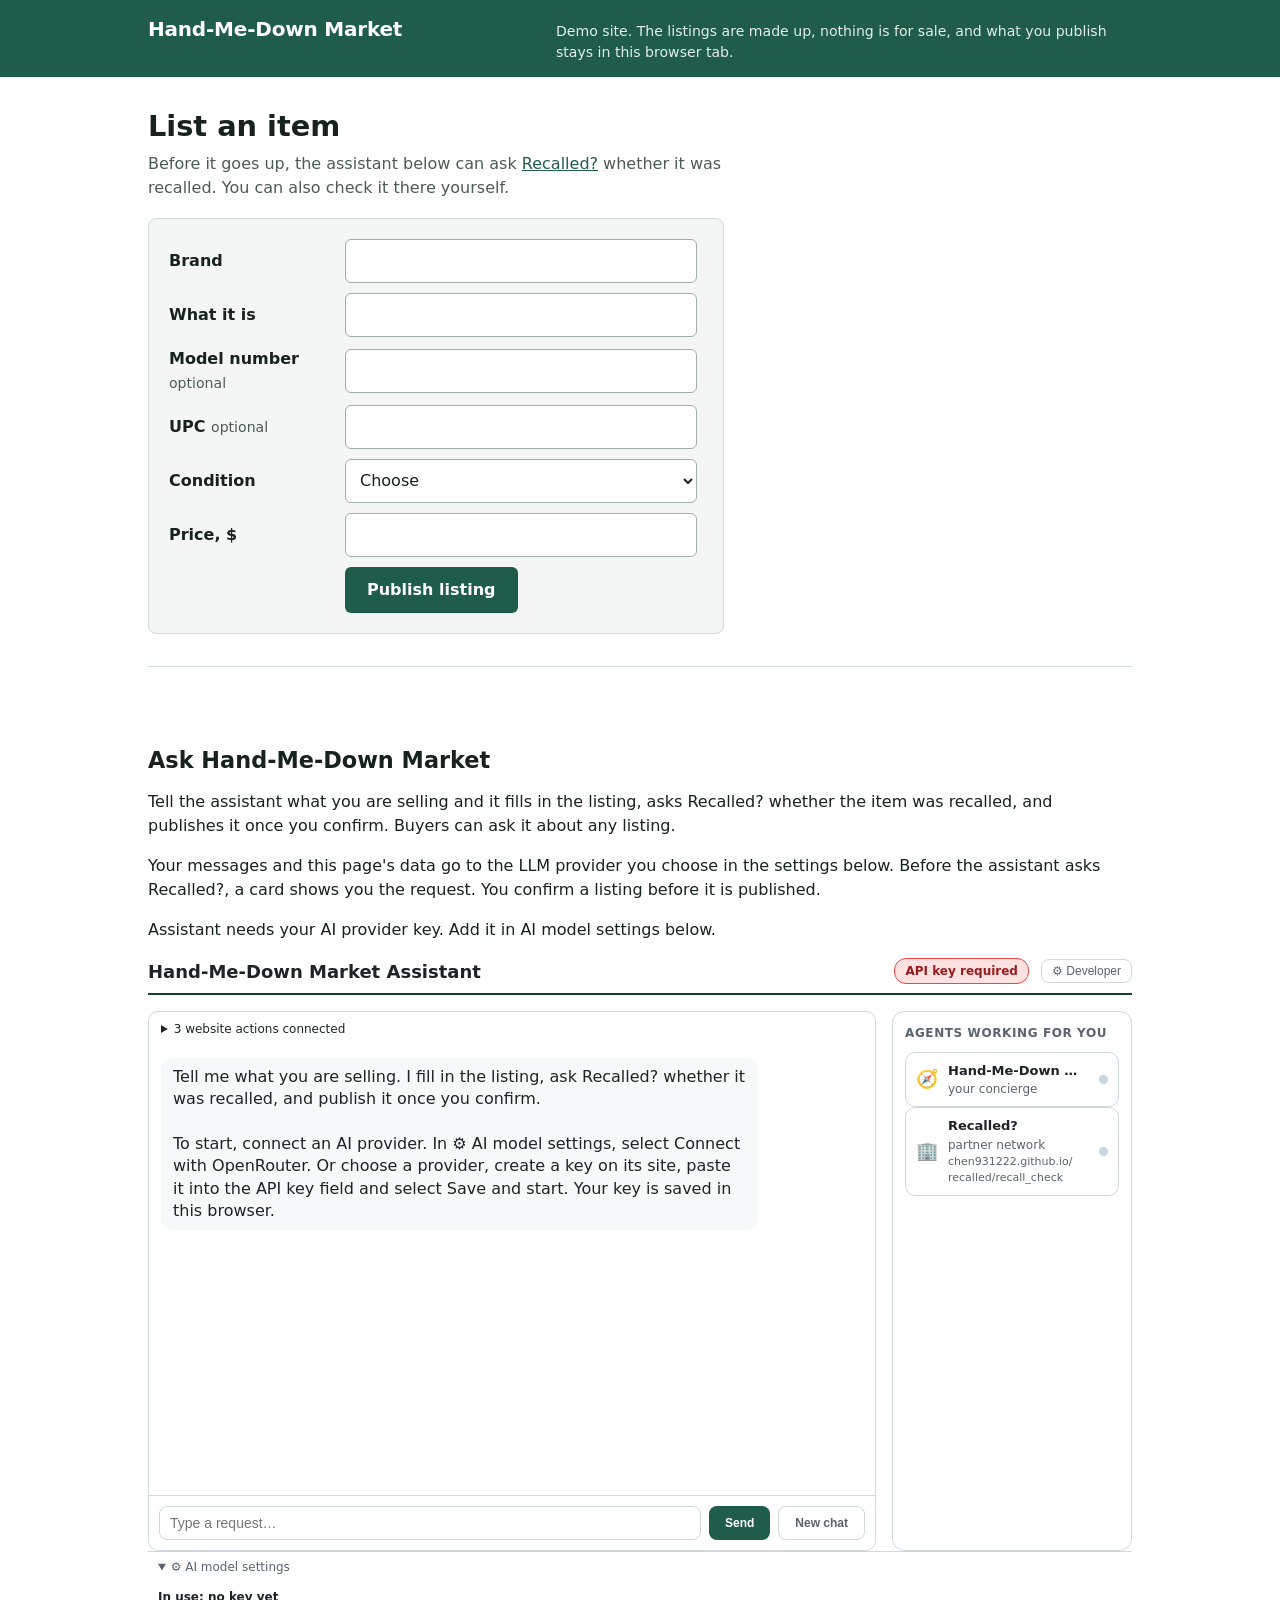
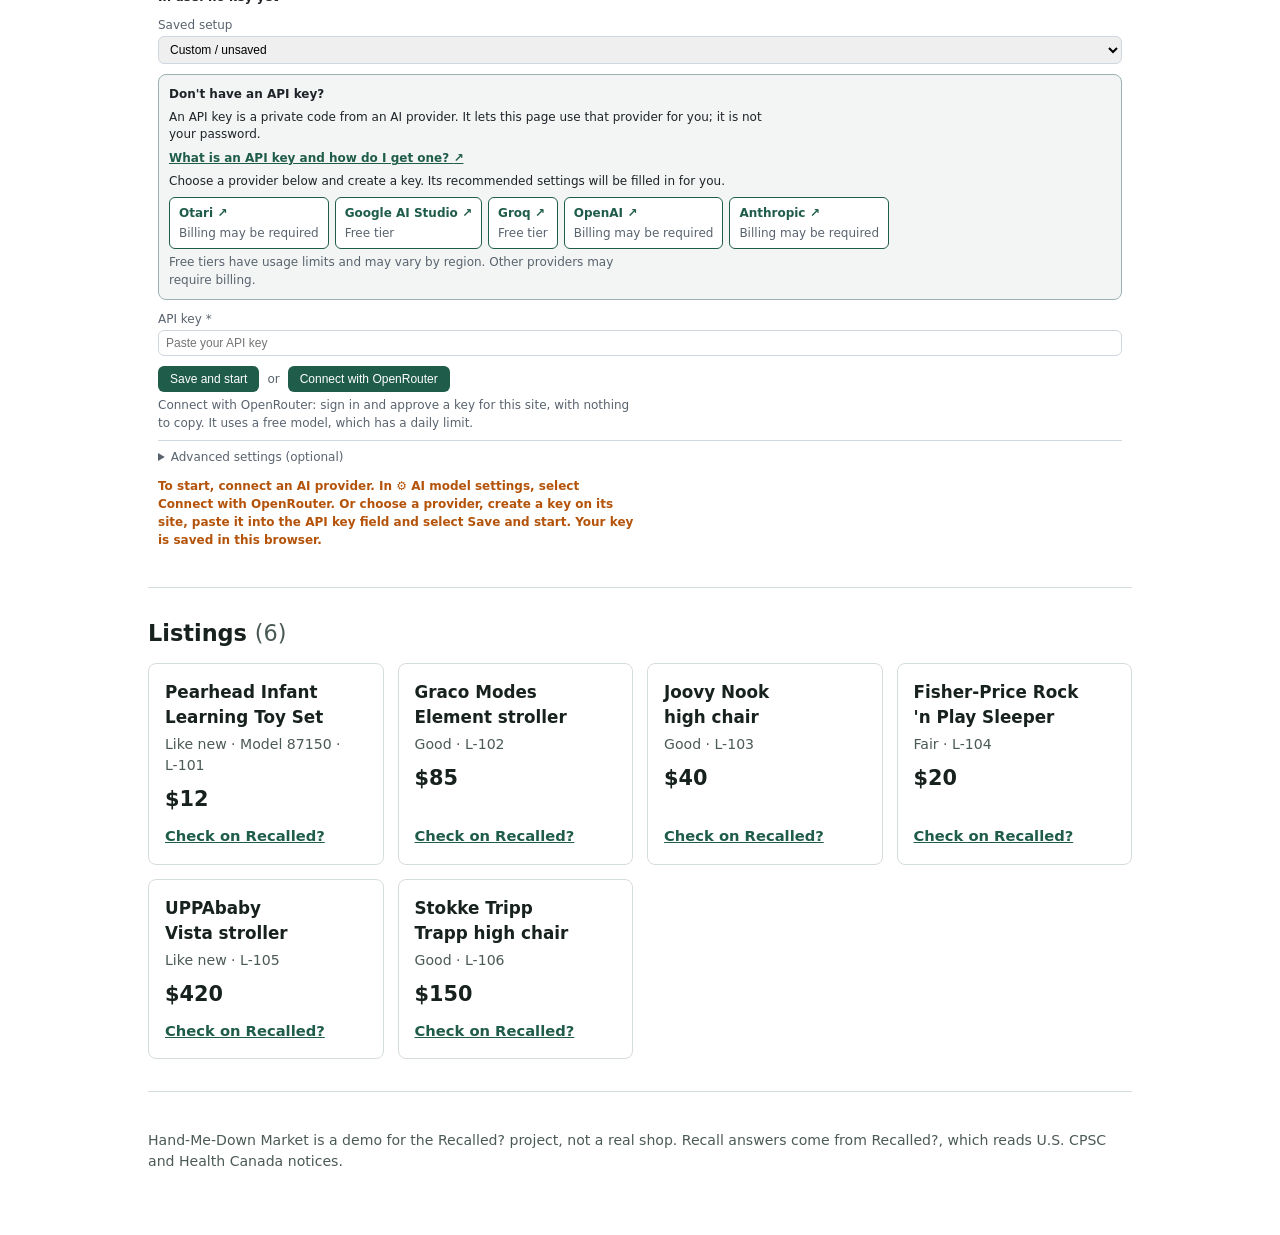
<file: market/index.html>
<!doctype html>
<html lang="en">
<head>
  <meta charset="utf-8">
  <meta name="viewport" content="width=device-width, initial-scale=1">
  <title>Hand-Me-Down Market (demo): second-hand baby and kids gear</title>
  <meta name="description" content="A demo resale site for second-hand baby gear. Its assistant asks Recalled? before a listing goes up.">
  <link rel="stylesheet" href="styles.css">
  <link rel="stylesheet" href="assistant.css">
  <link rel="icon" href="favicon.svg" type="image/svg+xml">
  <script type="module" src="js/app.js"></script>
  <script type="module" src="site.js"></script>
</head>
<body>
  <header class="top">
    <div class="wrap">
      <p class="logo">Hand-Me-Down Market</p>
      <p id="demo-note" class="demo-note">Demo site. The listings are made up, nothing is for sale, and what you publish stays in this browser tab.</p>
    </div>
  </header>

  <main class="wrap">
    <section class="sell" aria-labelledby="sell-heading">
      <h1 id="sell-heading">List an item</h1>
      <p class="sub">Before it goes up, the assistant below can ask <a id="recalled-link" href="https://chen931222.github.io/recalled/">Recalled?</a> whether it was recalled. You can also check it there yourself.</p>
      <form id="listing-form" novalidate>
        <label for="f-brand">Brand</label>
        <input id="f-brand" name="brand" type="text" maxlength="60" autocomplete="off">
        <label for="f-product">What it is</label>
        <input id="f-product" name="product" type="text" maxlength="100" autocomplete="off">
        <label for="f-model">Model number <span class="opt">optional</span></label>
        <input id="f-model" name="model" type="text" maxlength="40" autocomplete="off" spellcheck="false">
        <label for="f-upc">UPC <span class="opt">optional</span></label>
        <input id="f-upc" name="upc" type="text" maxlength="20" inputmode="numeric" autocomplete="off">
        <label for="f-condition">Condition</label>
        <select id="f-condition" name="condition">
          <option value="">Choose</option>
          <option>Like new</option>
          <option>Good</option>
          <option>Fair</option>
        </select>
        <label for="f-price">Price, $</label>
        <input id="f-price" name="price" type="number" min="1" max="2000" step="1" inputmode="numeric">
        <p id="listing-error" class="error" role="alert" hidden></p>
        <button type="submit">Publish listing</button>
      </form>
      <p id="publish-result" class="published" role="status" hidden></p>
    </section>

    <section id="assistant" class="assistant" aria-labelledby="assistant-heading">
      <h2 id="assistant-heading">Ask Hand-Me-Down Market</h2>
      <p>Tell the assistant what you are selling and it fills in the listing, asks Recalled? whether the item was recalled, and publishes it once you confirm. Buyers can ask it about any listing.</p>
      <p class="assistant-note">Your messages and this page's data go to the LLM provider you choose in the settings below. Before the assistant asks Recalled?, a card shows you the request. You confirm a listing before it is published.</p>
      <p id="assistant-status" role="status">Connecting the assistant… If this message stays, the assistant could not load. You can still use the form above.</p>
      <div id="agent-app">
        <div data-ns-slot="header"></div>
        <div class="assistant-panels">
          <div data-ns-slot="chat"></div>
          <div data-ns-slot="agents"></div>
        </div>
        <div data-ns-slot="settings"></div>
      </div>
    </section>

    <section class="browse" aria-labelledby="browse-heading">
      <h2 id="browse-heading">Listings <span class="count">(<span id="listing-count">6</span>)</span></h2>
      <ul id="listings" class="listings"></ul>
    </section>
  </main>

  <footer class="wrap foot">
    <p>Hand-Me-Down Market is a demo for the Recalled? project, not a real shop. Recall answers come from Recalled?, which reads U.S. CPSC and Health Canada notices.</p>
  </footer>
</body>
</html>
</file>
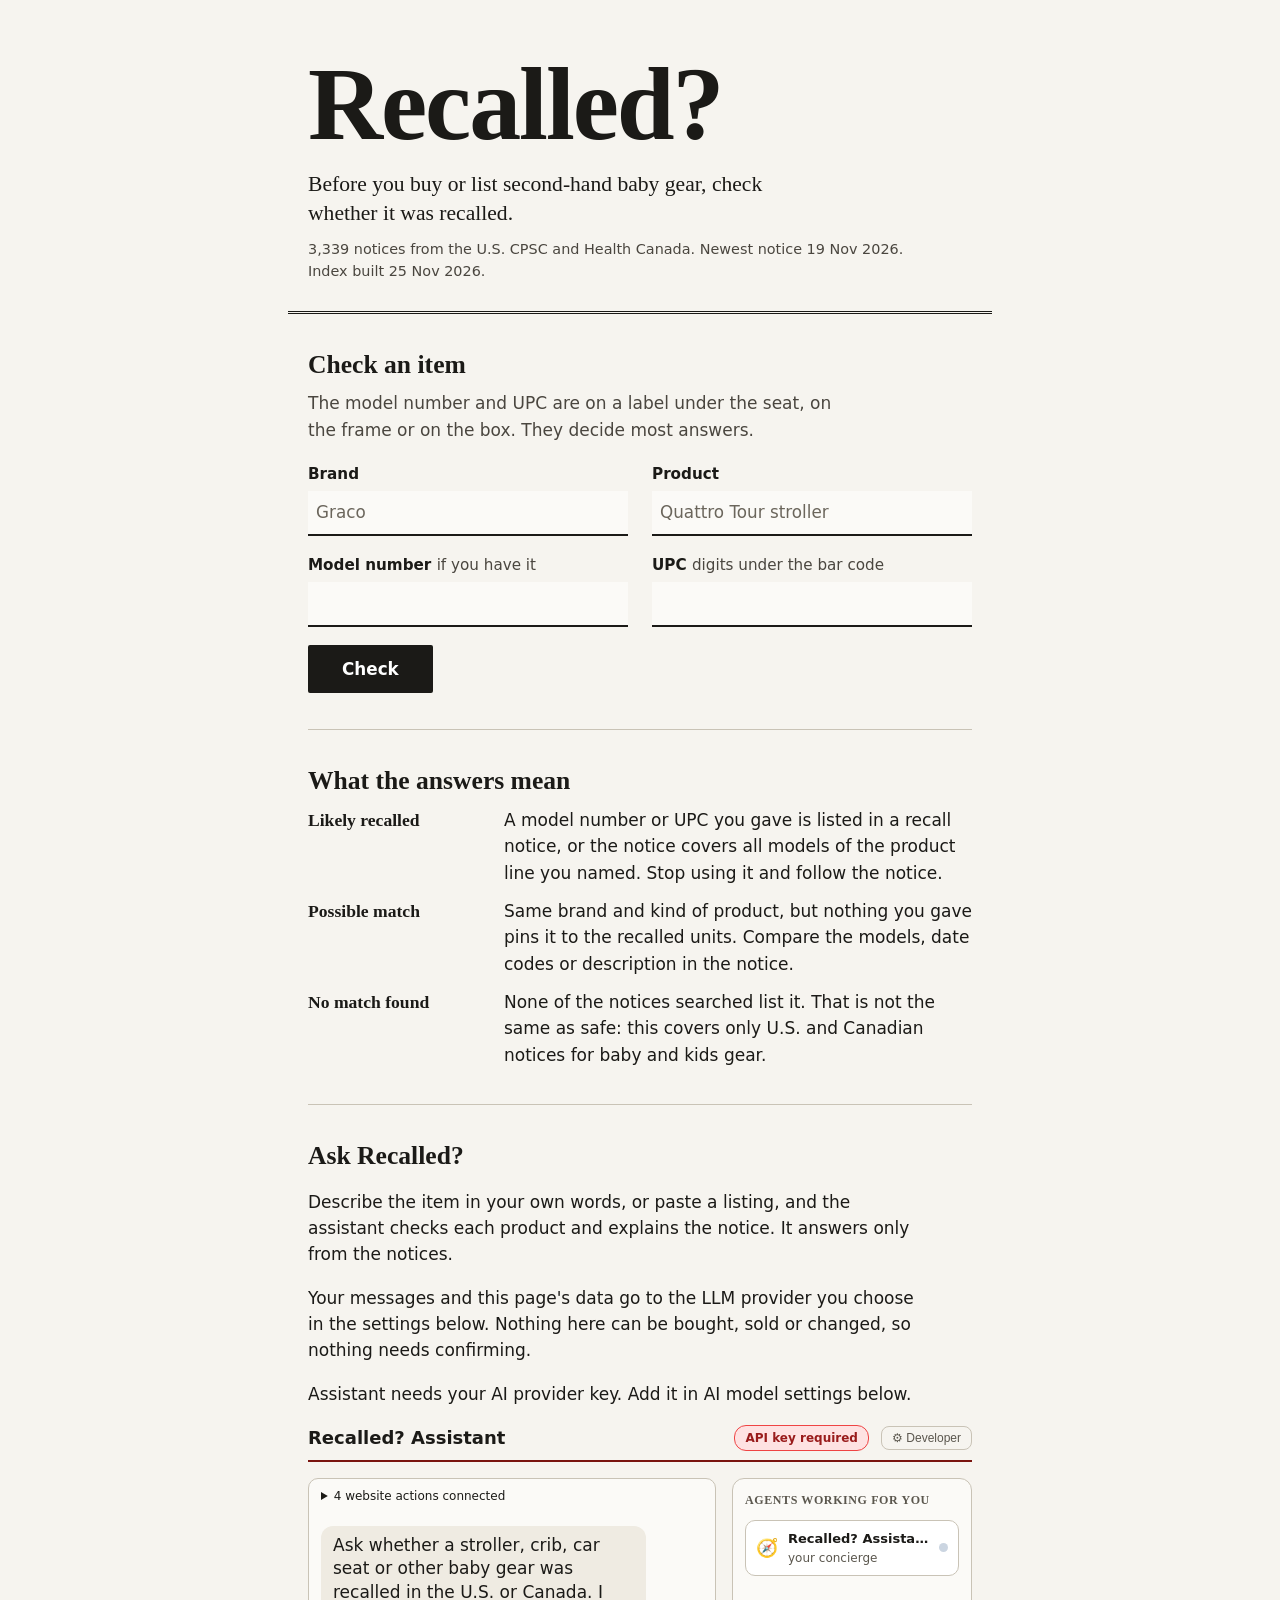
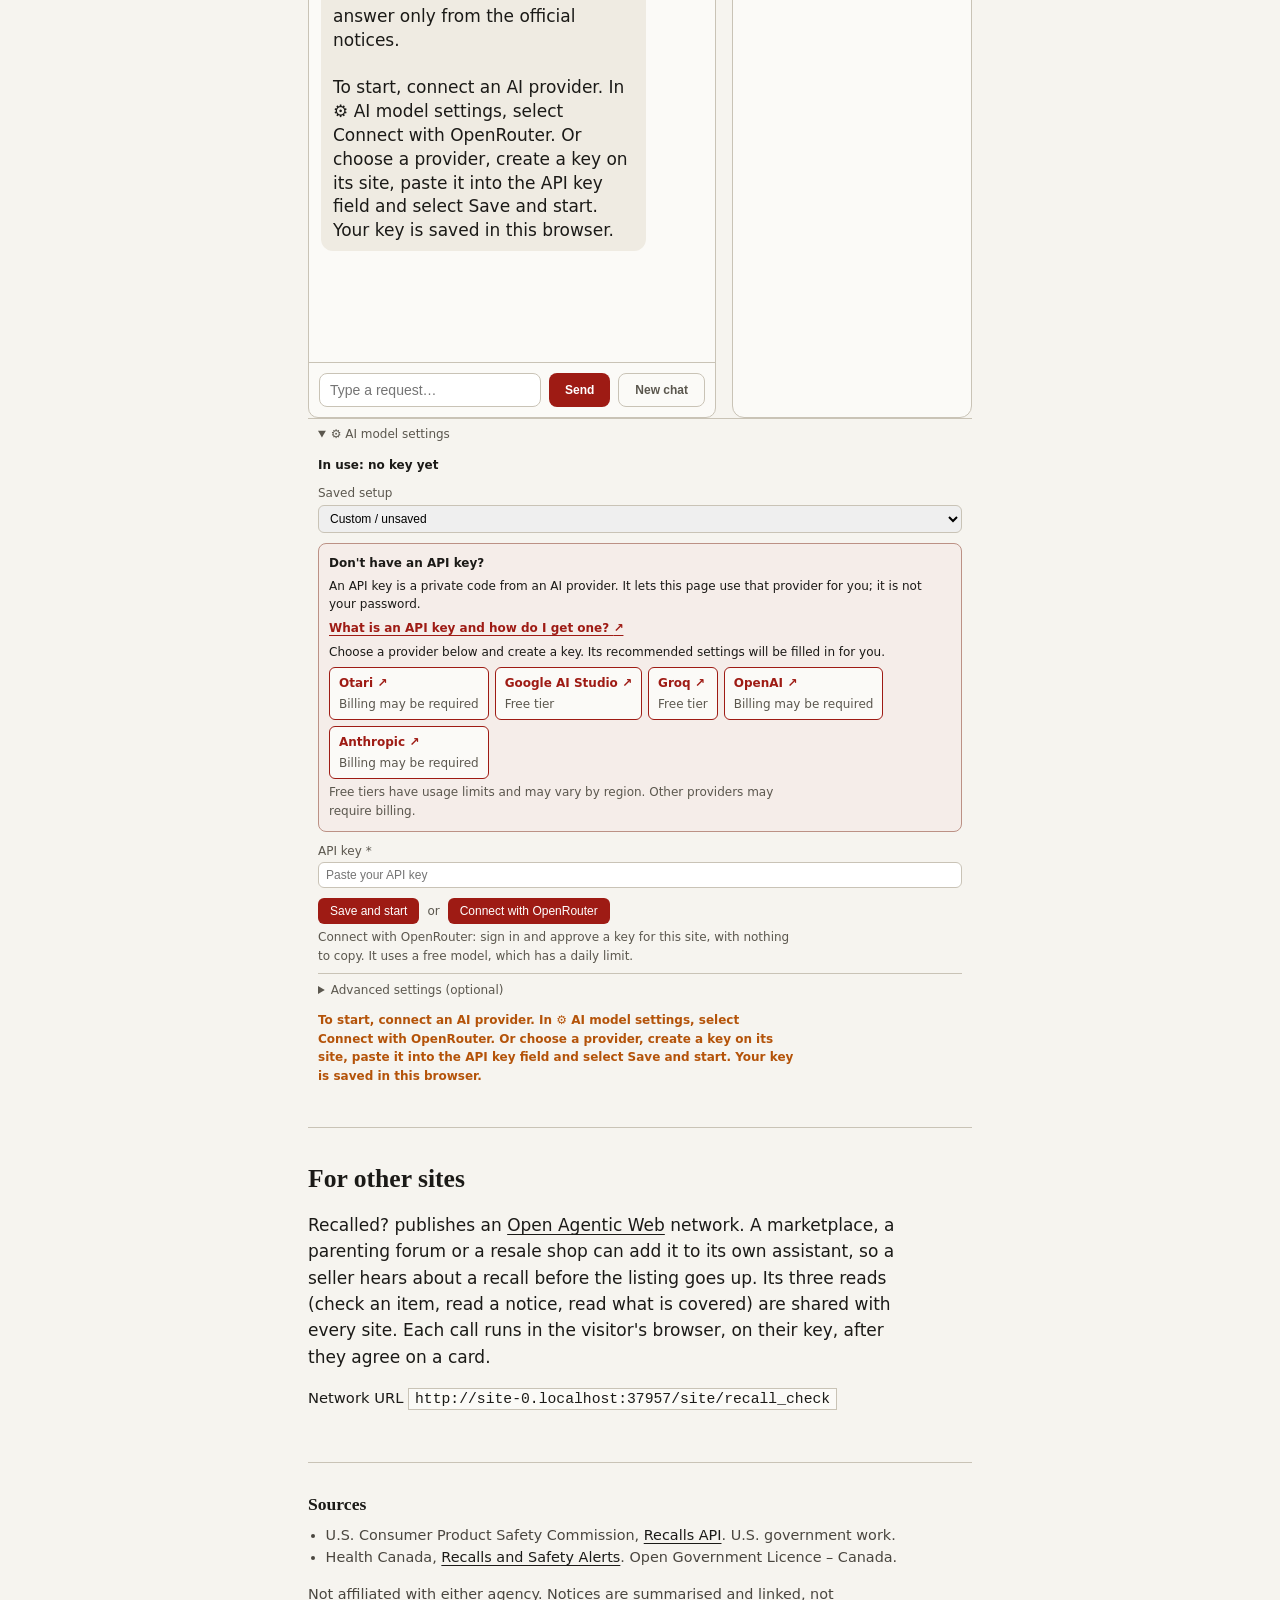
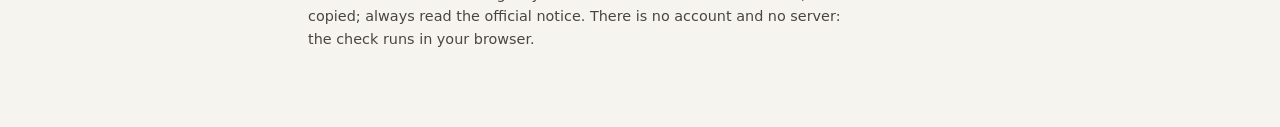
<file: site/index.html>
<!doctype html>
<html lang="en">
<head>
  <meta charset="utf-8">
  <meta name="viewport" content="width=device-width, initial-scale=1">
  <title>Recalled? Check second-hand baby gear against official recall notices</title>
  <meta name="description" content="Before you buy or list a used stroller, crib, car seat or high chair, check it against U.S. CPSC and Health Canada recall notices. Free, no account, and any marketplace's assistant can ask it too.">
  <link rel="stylesheet" href="styles.css">
  <link rel="stylesheet" href="assistant.css">
  <link rel="icon" href="favicon.svg" type="image/svg+xml">
  <script type="module" src="js/app.js"></script>
  <script type="module" src="site.js"></script>
</head>
<body>
  <header class="masthead">
    <h1>Recalled?</h1>
    <p class="lede">Before you buy or list second-hand baby gear, check whether it was recalled.</p>
    <p class="dataline">
      <span id="data-count">3,339</span> notices from the U.S. CPSC and Health Canada.
      Newest notice <span id="data-newest">19 Nov 2026</span>. Index built <span id="data-built">23 Nov 2026</span>.
    </p>
  </header>

  <main>
    <section class="check" aria-labelledby="check-heading">
      <h2 id="check-heading">Check an item</h2>
      <p class="hint">The model number and UPC are on a label under the seat, on the frame or on the box. They decide most answers.</p>
      <form id="check-form" novalidate>
        <div class="row">
          <label for="q-brand">Brand</label>
          <input id="q-brand" name="brand" type="text" maxlength="80" autocomplete="off" placeholder="Graco">
        </div>
        <div class="row">
          <label for="q-product">Product</label>
          <input id="q-product" name="product" type="text" maxlength="120" autocomplete="off" placeholder="Quattro Tour stroller">
        </div>
        <div class="row">
          <label for="q-model">Model number <span class="opt">if you have it</span></label>
          <input id="q-model" name="model" type="text" maxlength="40" autocomplete="off" spellcheck="false">
        </div>
        <div class="row">
          <label for="q-upc">UPC <span class="opt">digits under the bar code</span></label>
          <input id="q-upc" name="upc" type="text" maxlength="20" inputmode="numeric" autocomplete="off">
        </div>
        <p id="check-error" class="error" role="alert" hidden></p>
        <button type="submit">Check</button>
      </form>
    </section>

    <section id="result" class="result" aria-labelledby="result-level" hidden>
      <h2 id="result-level" tabindex="-1">No match found</h2>
      <p id="result-meaning" class="meaning"></p>
      <ol id="result-list" class="matches"></ol>
      <p id="result-searched" class="searched"></p>
    </section>

    <section class="levels" aria-labelledby="levels-heading">
      <h2 id="levels-heading">What the answers mean</h2>
      <dl>
        <dt>Likely recalled</dt>
        <dd>A model number or UPC you gave is listed in a recall notice, or the notice covers all models of the product line you named. Stop using it and follow the notice.</dd>
        <dt>Possible match</dt>
        <dd>Same brand and kind of product, but nothing you gave pins it to the recalled units. Compare the models, date codes or description in the notice.</dd>
        <dt>No match found</dt>
        <dd>None of the notices searched list it. That is not the same as safe: this covers only U.S. and Canadian notices for baby and kids gear.</dd>
      </dl>
    </section>

    <section id="assistant" class="assistant" aria-labelledby="assistant-heading">
      <h2 id="assistant-heading">Ask Recalled?</h2>
      <p>Describe the item in your own words, or paste a listing, and the assistant checks each product and explains the notice. It answers only from the notices.</p>
      <p class="assistant-note">Your messages and this page's data go to the LLM provider you choose in the settings below. Nothing here can be bought, sold or changed, so nothing needs confirming.</p>
      <p id="assistant-status" role="status">Connecting the assistant… If this message stays, the assistant could not load. You can still use the check above.</p>
      <div id="agent-app">
        <div data-ns-slot="header"></div>
        <div class="assistant-panels">
          <div data-ns-slot="chat"></div>
          <div data-ns-slot="agents"></div>
        </div>
        <div data-ns-slot="settings"></div>
      </div>
    </section>

    <section class="for-sites" aria-labelledby="sites-heading">
      <h2 id="sites-heading">For other sites</h2>
      <p>Recalled? publishes an <a href="https://github.com/cognizant-ai-labs/agentic-web">Open Agentic Web</a> network. A marketplace, a parenting forum or a resale shop can add it to its own assistant, so a seller hears about a recall before the listing goes up. Its three reads (check an item, read a notice, read what is covered) are shared with every site. Each call runs in the visitor's browser, on their key, after they agree on a card.</p>
      <p class="netline">Network URL <code id="network-url">recall_check</code></p>
    </section>
  </main>

  <footer class="colophon">
    <h2>Sources</h2>
    <ul>
      <li>U.S. Consumer Product Safety Commission, <a href="https://www.saferproducts.gov/RestWebServices/">Recalls API</a>. U.S. government work.</li>
      <li>Health Canada, <a href="https://open.canada.ca/data/en/dataset/d38de914-c94c-429b-8ab1-8776c31643e3">Recalls and Safety Alerts</a>. Open Government Licence – Canada.</li>
    </ul>
    <p>Not affiliated with either agency. Notices are summarised and linked, not copied; always read the official notice. There is no account and no server: the check runs in your browser.</p>
  </footer>
</body>
</html>
</file>
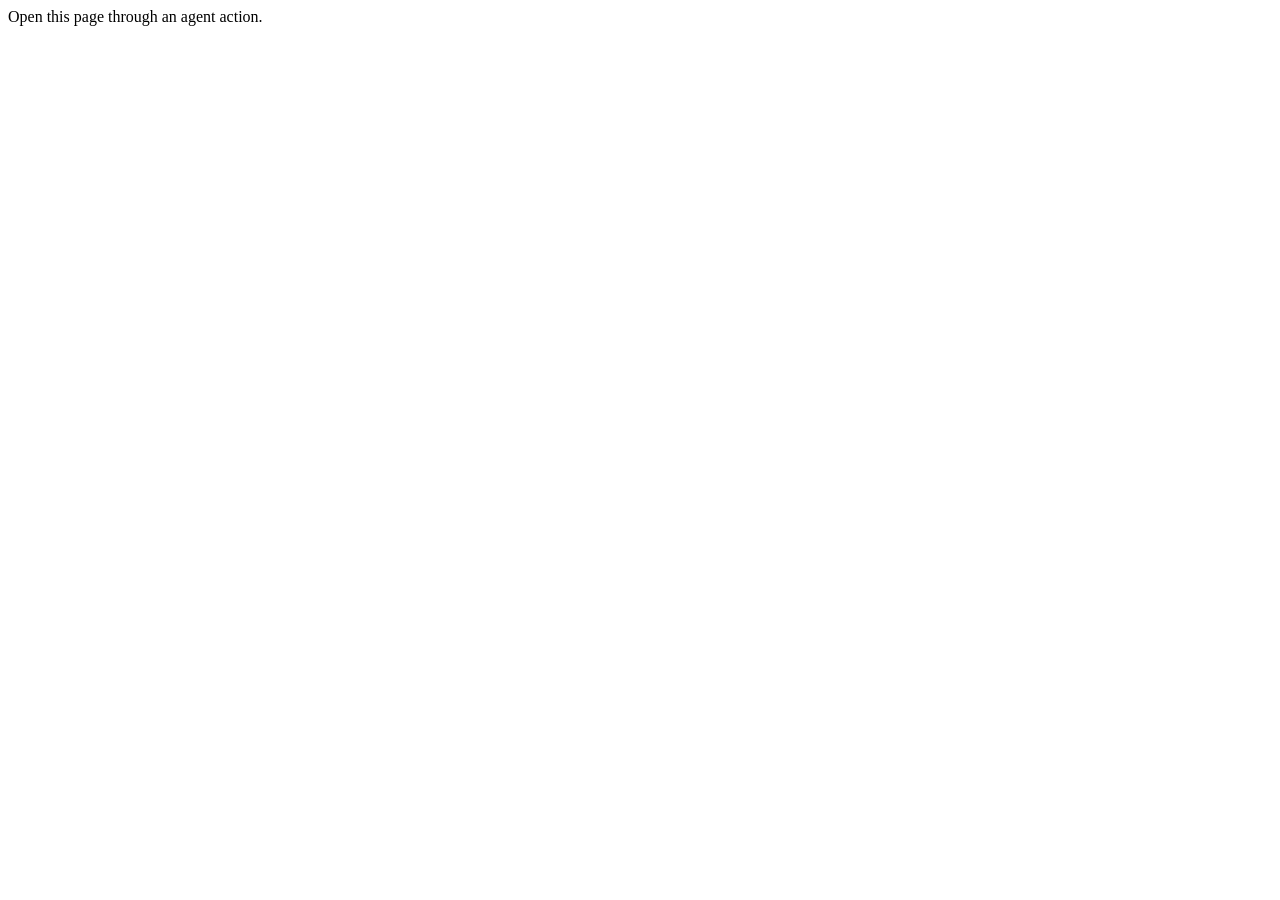
<file: market/bridge/action-bridge.html>
<!doctype html>
<!--
  Action bridge, copied here by build_network.mjs. Do not edit it.
  Other agent sites load this page in a hidden frame before they run this site's network.
  It reads agent-manifest.json in this folder. That manifest names bridge-actions.js when
  this folder has it, and the page then shares the actions it registers with the callers
  they list. Otherwise it shares no actions and loads none of the site's own code.
  Do not block framing for this folder.
-->
<html lang="en">
  <head>
    <meta charset="utf-8">
    <meta name="robots" content="noindex">
    <title>Action bridge</title>
    <script type="module" src="../runtime/action-bridge.js"></script>
  </head>
  <body></body>
</html>
</file>
<file: market/styles.css>
/* Hand-Me-Down Market (demo). A plain classifieds page, deliberately unlike Recalled?, so a
   viewer can tell the two sites apart in the demo. */
:root {
  --bg: #ffffff;
  --panel: #f3f6f4;
  --ink: #17211d;
  --ink-2: #4b5a54;
  --line: #d5ddd9;
  --green: #1f5c4a;
  --red: #a3241b;
  --font: -apple-system, "Segoe UI", system-ui, Roboto, "Helvetica Neue", Arial, sans-serif;
}

* { box-sizing: border-box; }
html { background: var(--bg); color: var(--ink); }
body { margin: 0; font: 400 1rem/1.5 var(--font); background: var(--bg); }
a { color: var(--green); }
.wrap { max-width: 64rem; margin: 0 auto; padding-inline: 20px; }

.top { background: var(--green); color: #fff; }
.top .wrap { display: flex; flex-wrap: wrap; align-items: baseline; justify-content: space-between; gap: 6px 24px; padding-block: 14px; }
.logo { margin: 0; font-weight: 800; font-size: 1.25rem; letter-spacing: -0.01em; }
.demo-note { margin: 0; font-size: 0.88rem; color: #e3efe9; max-width: 36rem; }

main > section { padding: 32px 0; border-bottom: 1px solid var(--line); }
h1, h2 { margin: 0 0 8px; line-height: 1.2; }
h1 { font-size: 1.8rem; }
h2 { font-size: 1.4rem; }
.sub { margin: 0 0 18px; color: var(--ink-2); max-width: 40rem; }

#listing-form {
  display: grid;
  grid-template-columns: 10rem minmax(0, 22rem);
  gap: 10px 16px;
  align-items: center;
  background: var(--panel);
  border: 1px solid var(--line);
  border-radius: 8px;
  padding: 20px;
  max-width: 36rem;
}
#listing-form label { font-weight: 600; }
.opt { font-weight: 400; color: var(--ink-2); font-size: 0.88rem; }
#listing-form input, #listing-form select {
  font: inherit;
  color: var(--ink);
  background: #fff;
  border: 1px solid #9fb0a8;
  border-radius: 6px;
  padding: 9px 10px;
  min-height: 44px;
  width: 100%;
}
#listing-form input:focus-visible, #listing-form select:focus-visible { outline: 3px solid var(--green); outline-offset: 1px; }
.error { grid-column: 1 / -1; margin: 0; color: var(--red); font-weight: 600; }
#listing-form button {
  grid-column: 2;
  justify-self: start;
  font: 700 1rem/1 var(--font);
  color: #fff;
  background: var(--green);
  border: 0;
  border-radius: 6px;
  padding: 13px 22px;
  min-height: 46px;
  cursor: pointer;
}
#listing-form button:hover { background: #163f33; }
.published { margin: 14px 0 0; font-weight: 600; color: var(--green); }

.count { font-weight: 400; color: var(--ink-2); }
.listings { list-style: none; margin: 16px 0 0; padding: 0; display: grid; grid-template-columns: repeat(auto-fill, minmax(14rem, 1fr)); gap: 14px; }
.listing { border: 1px solid var(--line); border-radius: 8px; padding: 16px; display: flex; flex-direction: column; gap: 4px; }
.listing h3 { margin: 0; font-size: 1.05rem; }
.listing-meta { margin: 0; font-size: 0.88rem; color: var(--ink-2); }
.price { margin: 4px 0 6px; font-size: 1.3rem; font-weight: 800; }
.listing a { font-weight: 600; font-size: 0.92rem; margin-top: auto; }

.foot { padding-block: 24px 48px; font-size: 0.88rem; color: var(--ink-2); }

@media (max-width: 640px) {
  #listing-form { grid-template-columns: 1fr; }
  #listing-form button { grid-column: 1; }
  .assistant-panels { grid-template-columns: 1fr; }
}

/* The confirmation dialog site.js adds to <body> for publish_listing. */
.assistant-review { max-width: 30rem; border: 1px solid var(--line); border-radius: 10px; padding: 22px 24px; color: var(--ink); font: inherit; }
.assistant-review::backdrop { background: rgb(23 33 29 / 0.45); }
.assistant-review h2 { font-size: 1.25rem; margin-bottom: 6px; }
.assistant-review dl { display: grid; grid-template-columns: 8rem 1fr; gap: 4px 12px; margin: 14px 0; }
.assistant-review dt { font-weight: 600; }
.assistant-review dd { margin: 0; overflow-wrap: anywhere; }
.assistant-review details { margin-bottom: 16px; font-size: 0.9rem; color: var(--ink-2); }
.assistant-review pre { white-space: pre-wrap; overflow-wrap: anywhere; }
.assistant-review button { font: 700 1rem/1 var(--font); min-height: 44px; padding: 12px 18px; border-radius: 6px; cursor: pointer; margin: 0 8px 8px 0; color: #fff; background: var(--green); border: 1px solid var(--green); }
.assistant-review button.assistant-decline { color: var(--green); background: #fff; }

h1, h2, h3 { text-wrap: balance; }
p, dd, li { text-wrap: pretty; }
</file>
<file: market/assistant.css>
/* Assistant layout. Append to the site's stylesheet and set the colors to the site's palette. */
.assistant { margin-top: 48px; }

/* The runtime reads these variables for its chat, settings and agent panels.
   The chat background below also uses --ns-bg. White text sits on --ns-primary (the
   visitor's messages, Send, and the chat form and settings buttons) and on --ns-accent
   (Send while a turn is steered), so give both at least 4.5:1 contrast with white.
   --ns-accent also underlines the chat header. */
#agent-app {
  --ns-font: system-ui, sans-serif;
  --ns-bg: #ffffff;
  --ns-fg: #1f2328;
  --ns-primary: #1f5c4a;
  --ns-accent: #163f33;
  --ns-border: #d0d7de;
  --ns-panelbg: #ffffff;
  --ns-msgbg: #f6f8fa;
  --ns-muted: #59636e;
}

.assistant-panels {
  display: grid;
  grid-template-columns: minmax(0, 1fr) 240px;
  gap: 16px;
  margin-top: 16px;
}

/* Set the height once the runtime has mounted the chat, so a failed load leaves no
   empty box. */
#agent-app.ns-composed-app [data-ns-slot="chat"] { height: 540px; }
/* The runtime gives the chat no background of its own. Keep --ns-msgbg different from
   --ns-bg, or bot replies lose their bubble. */
#agent-app .ns-chat { background: var(--ns-bg); }

/* Site-wide form rules often stretch the runtime's own controls. Undo them here. */
#agent-app input[type="checkbox"],
#agent-app input[type="radio"] { width: auto; }
#agent-app .ns-header { flex-wrap: wrap; }
/* Site label rules add margins and bold text, and the inputs inside the labels inherit
   the weight. */
#agent-app .ns-settings-body label { margin: 4px 0; font-weight: 400; }
/* Chat forms label radio groups with a legend, so site legend fonts would reach them. */
#agent-app .ns-w-label { font-family: inherit; }
/* Site label rules add margins to chat form fields and make their options bold. */
#agent-app .ns-widget label { margin: 0; }
#agent-app .ns-w-radio label,
#agent-app .ns-w-multi label,
#agent-app .ns-w-toggle { font-weight: 400; }
/* The runtime sizes radio and multi-choice options but not the checkbox label. */
#agent-app .ns-w-toggle { font-size: 13px; }
/* The runtime spaces its buttons with gap. A site's button margin pushes Send below the input. */
#agent-app button { margin: 0; }
/* Chat choices are buttons with a light background. A site's button color can hide their
   titles. */
#agent-app .ns-w-choice { color: var(--ns-fg); }
/* A site's button:hover background also reaches the runtime's plain buttons, behind
   their dark text. Keep the runtime's own backgrounds. */
#agent-app .ns-devtoggle:not(.on):hover,
#agent-app .ns-modal-close:hover { background: transparent; }
#agent-app .ns-w-choice:disabled:hover { background: #fafbfc; }
/* The runtime's message rule hides the partner consent card's own background, and its
   Decline label then has too little contrast. */
#agent-app .ns-consent { background: #fffbeb; }
/* While a consent card waits, the status line above it already says "Contacting", though
   nothing has been sent. Hide it until the visitor answers. */
#agent-app .ns-msgs:has(.ns-consent-actions) > .ns-turn-status { display: none; }
/* Long links in a reply would run out of the bubble on a phone. "anywhere" would also
   let the consent card's buttons shrink and split their labels. */
#agent-app .ns-msg { overflow-wrap: break-word; }
/* On a phone the consent card is too narrow for its three buttons in one row, and
   "Always allow" breaks onto two lines. Keep each label whole and wrap the row. */
#agent-app .ns-consent-actions { flex-wrap: wrap; }
#agent-app .ns-consent-actions button { white-space: nowrap; }

/* site.js and the runtime add their confirmation dialogs to <body>, outside #agent-app.
   Site h2 rules reach the heading, and the two buttons touch. A right margin keeps
   wrapped buttons lined up on the left. */
body > dialog h2 { margin: 0 0 12px; font: 700 1.25em system-ui, sans-serif; }
body > dialog button { margin-right: 8px; }
/* site.js's dialog: the details in two columns, and a plain decline button, so the two
   choices do not look the same. */
.assistant-review { max-width: 640px; width: 85%; max-height: 85vh; overflow: auto; border: 1px solid #888; border-radius: 12px; padding: 24px; font: 16px system-ui, sans-serif; }
.assistant-review dl { display: grid; grid-template-columns: fit-content(40%) 1fr; gap: 4px 16px; margin: 12px 0; }
.assistant-review dt { font-weight: 600; }
.assistant-review dd { margin: 0; overflow-wrap: anywhere; }
.assistant-review details { margin: 12px 0; }
.assistant-review pre { white-space: pre-wrap; overflow-wrap: anywhere; }
.assistant-review .assistant-decline { background: transparent; color: inherit; border: 1px solid currentColor; }

@media (max-width: 760px) {
  .assistant-panels { grid-template-columns: 1fr; }
  /* On a phone, each detail goes under its label, so an email is not split. */
  .assistant-review dl { grid-template-columns: 1fr; gap: 0; }
  .assistant-review dd { margin-bottom: 8px; }
}

/* The runtime sets some labels at 10-11px. Lift them to a readable floor. */
#agent-app .ns-arole, #agent-app .ns-pill, #agent-app .ns-hint, #agent-app button { font-size: 12px; }
#agent-app small { font-size: 12px; }
#agent-app [data-ns-slot="settings"] p { max-width: 40rem; }
#agent-app .ns-hint { max-width: 30rem; }
</file>
<file: site/styles.css>
/* Recalled? — set like a printed safety notice: one column, ruled sections, black ink and
   one red for the verdict. System fonts only, so nothing is fetched from a font host. */
/* impeccable-disable cream-palette -- the page is set as a printed recall notice; the paper tone is the medium, not a default. */
:root {
  --paper: #f6f4ef;
  --sheet: #fbfaf7;
  --ink: #1b1a17;
  --ink-2: #4a463f;
  --rule: #c9c3b6;
  --red: #9e1b14;
  --amber: #7a4a00;
  --serif: "Iowan Old Style", "Palatino Linotype", Palatino, "Book Antiqua", Georgia, serif;
  --sans: -apple-system, "Segoe UI", system-ui, Roboto, "Helvetica Neue", Arial, sans-serif;
  --mono: ui-monospace, "Cascadia Mono", Consolas, Menlo, monospace;
  --measure: 44rem;
}

* { box-sizing: border-box; }

html { background: var(--paper); color: var(--ink); }

body {
  margin: 0;
  font: 400 1.0625rem/1.55 var(--sans);
  background: var(--paper);
}

::selection { background: #f0d3cf; color: var(--ink); }
input { caret-color: var(--red); }
.dataline, .searched, .match-meta { font-variant-numeric: tabular-nums; }

a { color: var(--ink); text-decoration-thickness: 1px; text-underline-offset: 3px; }
a:hover { color: var(--red); }

h1, h2, h3 { font-family: var(--serif); font-weight: 700; margin: 0; }

.masthead, main, .colophon {
  max-width: var(--measure);
  margin: 0 auto;
  padding-inline: 20px;
}

/* Masthead: the notice heading. */
.masthead { padding-top: 56px; padding-bottom: 28px; border-bottom: 3px double var(--ink); }
.kicker {
  margin: 0 0 6px;
  font: 600 0.78rem/1.2 var(--sans);
  letter-spacing: 0.08em;
  text-transform: uppercase;
  color: var(--ink-2);
}
.masthead h1 { font-size: clamp(3.4rem, 13vw, 6.5rem); line-height: 0.92; letter-spacing: -0.02em; }
.lede { margin: 18px 0 10px; font: 400 1.35rem/1.35 var(--serif); max-width: 32rem; }
.dataline { margin: 0; font-size: 0.9rem; color: var(--ink-2); }

main > section { padding: 36px 0; border-bottom: 1px solid var(--rule); }
main h2 { font-size: 1.6rem; line-height: 1.2; margin-bottom: 10px; }
.hint { margin: 0 0 20px; color: var(--ink-2); max-width: 34rem; }

/* Form: ruled fields, like a form you fill in by hand. */
#check-form { display: grid; grid-template-columns: 1fr 1fr; gap: 18px 24px; }
.row { display: flex; flex-direction: column; gap: 4px; }
.row label { font-weight: 600; font-size: 0.95rem; }
.opt { font-weight: 400; color: var(--ink-2); }
.row input {
  font: 400 1.05rem/1.4 var(--sans);
  color: var(--ink);
  background: var(--sheet);
  border: 0;
  border-bottom: 2px solid var(--ink);
  border-radius: 0;
  padding: 10px 8px;
  min-height: 44px;
}
.row input::placeholder { color: #6b665c; }
.row input:focus-visible { outline: 3px solid var(--red); outline-offset: 2px; }
#q-model, #q-upc { font-family: var(--mono); letter-spacing: 0.02em; }
.error { grid-column: 1 / -1; margin: 0; color: var(--red); font-weight: 600; }
#check-form button {
  grid-column: 1 / -1;
  justify-self: start;
  font: 700 1.05rem/1 var(--sans);
  color: #fff;
  background: var(--ink);
  border: 0;
  border-radius: 2px;
  padding: 14px 34px;
  min-height: 48px;
  cursor: pointer;
}
#check-form button:hover { background: var(--red); }
#check-form button:focus-visible { outline: 3px solid var(--red); outline-offset: 3px; }

/* Result: the verdict is the largest thing on the page once it exists. */
.result h2 {
  font-size: clamp(2.2rem, 8vw, 3.4rem);
  line-height: 1;
  text-transform: uppercase;
  letter-spacing: 0.01em;
}
.result h2:focus { outline: none; }
.result[data-level="likely"] h2 { color: var(--red); }
.result[data-level="possible"] h2 { color: var(--amber); }
.result[data-level="none"] h2 { color: var(--ink); }
.meaning { font: 400 1.15rem/1.45 var(--serif); margin: 12px 0 8px; max-width: 36rem; }
.searched { font-size: 0.88rem; color: var(--ink-2); margin: 16px 0 0; }

.matches { list-style: none; margin: 18px 0 0; padding: 0; }
/* Each match is set like a clipped notice: a heavy rule across the top in the level ink. */
.match { background: var(--sheet); border: 1px solid var(--rule); border-top: 4px solid var(--ink); padding: 16px 20px 18px; margin-bottom: 14px; }
.match-likely { border-top-color: var(--red); }
.match-possible { border-top-color: var(--amber); }
.match-meta { margin: 0 0 6px; font-size: 0.8rem; letter-spacing: 0.06em; text-transform: uppercase; color: var(--ink-2); font-weight: 600; }
.match h3 { font-size: 1.2rem; line-height: 1.3; }
.match-why { margin: 6px 0 12px; font-style: italic; font-family: var(--serif); }
.match dl { display: grid; grid-template-columns: 8.5rem 1fr; gap: 6px 14px; margin: 0 0 12px; font-size: 0.95rem; }
.match dt { font-weight: 600; }
.match dd { margin: 0; overflow-wrap: anywhere; }
.match a { font-weight: 600; }

/* What the answers mean. */
.levels dl { margin: 0; display: grid; grid-template-columns: 11rem 1fr; gap: 12px 20px; }
.levels dt { font-family: var(--serif); font-weight: 700; font-size: 1.1rem; }
.levels dd { margin: 0; }

.for-sites p { max-width: 38rem; }
.netline { font-size: 0.92rem; }
.netline code { font-family: var(--mono); background: var(--sheet); border: 1px solid var(--rule); padding: 2px 6px; overflow-wrap: anywhere; }

.colophon { padding-top: 28px; padding-bottom: 64px; font-size: 0.9rem; color: var(--ink-2); }
.colophon h2 { font-size: 1.1rem; color: var(--ink); margin-bottom: 6px; }
.colophon ul { padding-left: 1.1rem; margin: 0 0 12px; }

@media (max-width: 640px) {
  .masthead { padding-top: 36px; }
  #check-form { grid-template-columns: 1fr; }
  .match dl, .levels dl { grid-template-columns: 1fr; gap: 2px; }
  .match dd, .levels dd { margin-bottom: 8px; }
  .assistant-panels { grid-template-columns: 1fr; }
}

h1, h2, h3 { text-wrap: balance; }
p, dd, li { text-wrap: pretty; }

/* Keep running text near 75 characters a line. */
.assistant > p, .colophon p, .levels dd, .dataline, .searched, .match dd { max-width: 38rem; }
.colophon li { max-width: 38rem; }
.colophon p { max-width: 34rem; }
</file>
<file: site/assistant.css>
/* Assistant layout. Append to the site's stylesheet and set the colors to the site's palette. */
.assistant { margin-top: 0; }

/* The runtime reads these variables for its chat, settings and agent panels.
   The chat background below also uses --ns-bg. White text sits on --ns-primary (the
   visitor's messages, Send, and the chat form and settings buttons) and on --ns-accent
   (Send while a turn is steered), so give both at least 4.5:1 contrast with white.
   --ns-accent also underlines the chat header. */
#agent-app {
  --ns-font: var(--sans);
  --ns-bg: #fbfaf7;
  --ns-fg: #1b1a17;
  --ns-primary: #9e1b14;
  --ns-accent: #7a140f;
  --ns-border: #c9c3b6;
  --ns-panelbg: #fbfaf7;
  --ns-msgbg: #efebe2;
  --ns-muted: #5b574e;
}

.assistant-panels {
  display: grid;
  grid-template-columns: minmax(0, 1fr) 240px;
  gap: 16px;
  margin-top: 16px;
}

/* Set the height once the runtime has mounted the chat, so a failed load leaves no
   empty box. */
#agent-app.ns-composed-app [data-ns-slot="chat"] { height: 540px; }
/* The runtime gives the chat no background of its own. Keep --ns-msgbg different from
   --ns-bg, or bot replies lose their bubble. */
#agent-app .ns-chat { background: var(--ns-bg); }

/* Site-wide form rules often stretch the runtime's own controls. Undo them here. */
#agent-app input[type="checkbox"],
#agent-app input[type="radio"] { width: auto; }
#agent-app .ns-header { flex-wrap: wrap; }
/* Site label rules add margins and bold text, and the inputs inside the labels inherit
   the weight. */
#agent-app .ns-settings-body label { margin: 4px 0; font-weight: 400; }
/* Chat forms label radio groups with a legend, so site legend fonts would reach them. */
#agent-app .ns-w-label { font-family: inherit; }
/* Site label rules add margins to chat form fields and make their options bold. */
#agent-app .ns-widget label { margin: 0; }
#agent-app .ns-w-radio label,
#agent-app .ns-w-multi label,
#agent-app .ns-w-toggle { font-weight: 400; }
/* The runtime sizes radio and multi-choice options but not the checkbox label. */
#agent-app .ns-w-toggle { font-size: 13px; }
/* The runtime spaces its buttons with gap. A site's button margin pushes Send below the input. */
#agent-app button { margin: 0; }
/* Chat choices are buttons with a light background. A site's button color can hide their
   titles. */
#agent-app .ns-w-choice { color: var(--ns-fg); }
/* A site's button:hover background also reaches the runtime's plain buttons, behind
   their dark text. Keep the runtime's own backgrounds. */
#agent-app .ns-devtoggle:not(.on):hover,
#agent-app .ns-modal-close:hover { background: transparent; }
#agent-app .ns-w-choice:disabled:hover { background: #fafbfc; }
/* The runtime's message rule hides the partner consent card's own background, and its
   Decline label then has too little contrast. */
#agent-app .ns-consent { background: #fffbeb; }
/* While a consent card waits, the status line above it already says "Contacting", though
   nothing has been sent. Hide it until the visitor answers. */
#agent-app .ns-msgs:has(.ns-consent-actions) > .ns-turn-status { display: none; }
/* Long links in a reply would run out of the bubble on a phone. "anywhere" would also
   let the consent card's buttons shrink and split their labels. */
#agent-app .ns-msg { overflow-wrap: break-word; }
/* On a phone the consent card is too narrow for its three buttons in one row, and
   "Always allow" breaks onto two lines. Keep each label whole and wrap the row. */
#agent-app .ns-consent-actions { flex-wrap: wrap; }
#agent-app .ns-consent-actions button { white-space: nowrap; }

/* site.js and the runtime add their confirmation dialogs to <body>, outside #agent-app.
   Site h2 rules reach the heading, and the two buttons touch. A right margin keeps
   wrapped buttons lined up on the left. */
body > dialog h2 { margin: 0 0 12px; font: 700 1.25em system-ui, sans-serif; }
body > dialog button { margin-right: 8px; }
/* site.js's dialog: the details in two columns, and a plain decline button, so the two
   choices do not look the same. */
.assistant-review { max-width: 640px; width: 85%; max-height: 85vh; overflow: auto; border: 1px solid #888; border-radius: 12px; padding: 24px; font: 16px system-ui, sans-serif; }
.assistant-review dl { display: grid; grid-template-columns: fit-content(40%) 1fr; gap: 4px 16px; margin: 12px 0; }
.assistant-review dt { font-weight: 600; }
.assistant-review dd { margin: 0; overflow-wrap: anywhere; }
.assistant-review details { margin: 12px 0; }
.assistant-review pre { white-space: pre-wrap; overflow-wrap: anywhere; }
.assistant-review .assistant-decline { background: transparent; color: inherit; border: 1px solid currentColor; }

@media (max-width: 760px) {
  .assistant-panels { grid-template-columns: 1fr; }
  /* On a phone, each detail goes under its label, so an email is not split. */
  .assistant-review dl { grid-template-columns: 1fr; gap: 0; }
  .assistant-review dd { margin-bottom: 8px; }
}

/* The runtime sets some labels at 10-11px. Lift them to a readable floor. */
#agent-app .ns-arole, #agent-app .ns-pill, #agent-app .ns-hint, #agent-app button { font-size: 12px; }
#agent-app small { font-size: 12px; }
#agent-app [data-ns-slot="settings"] p { max-width: 40rem; }
#agent-app .ns-hint { max-width: 30rem; }
</file>
